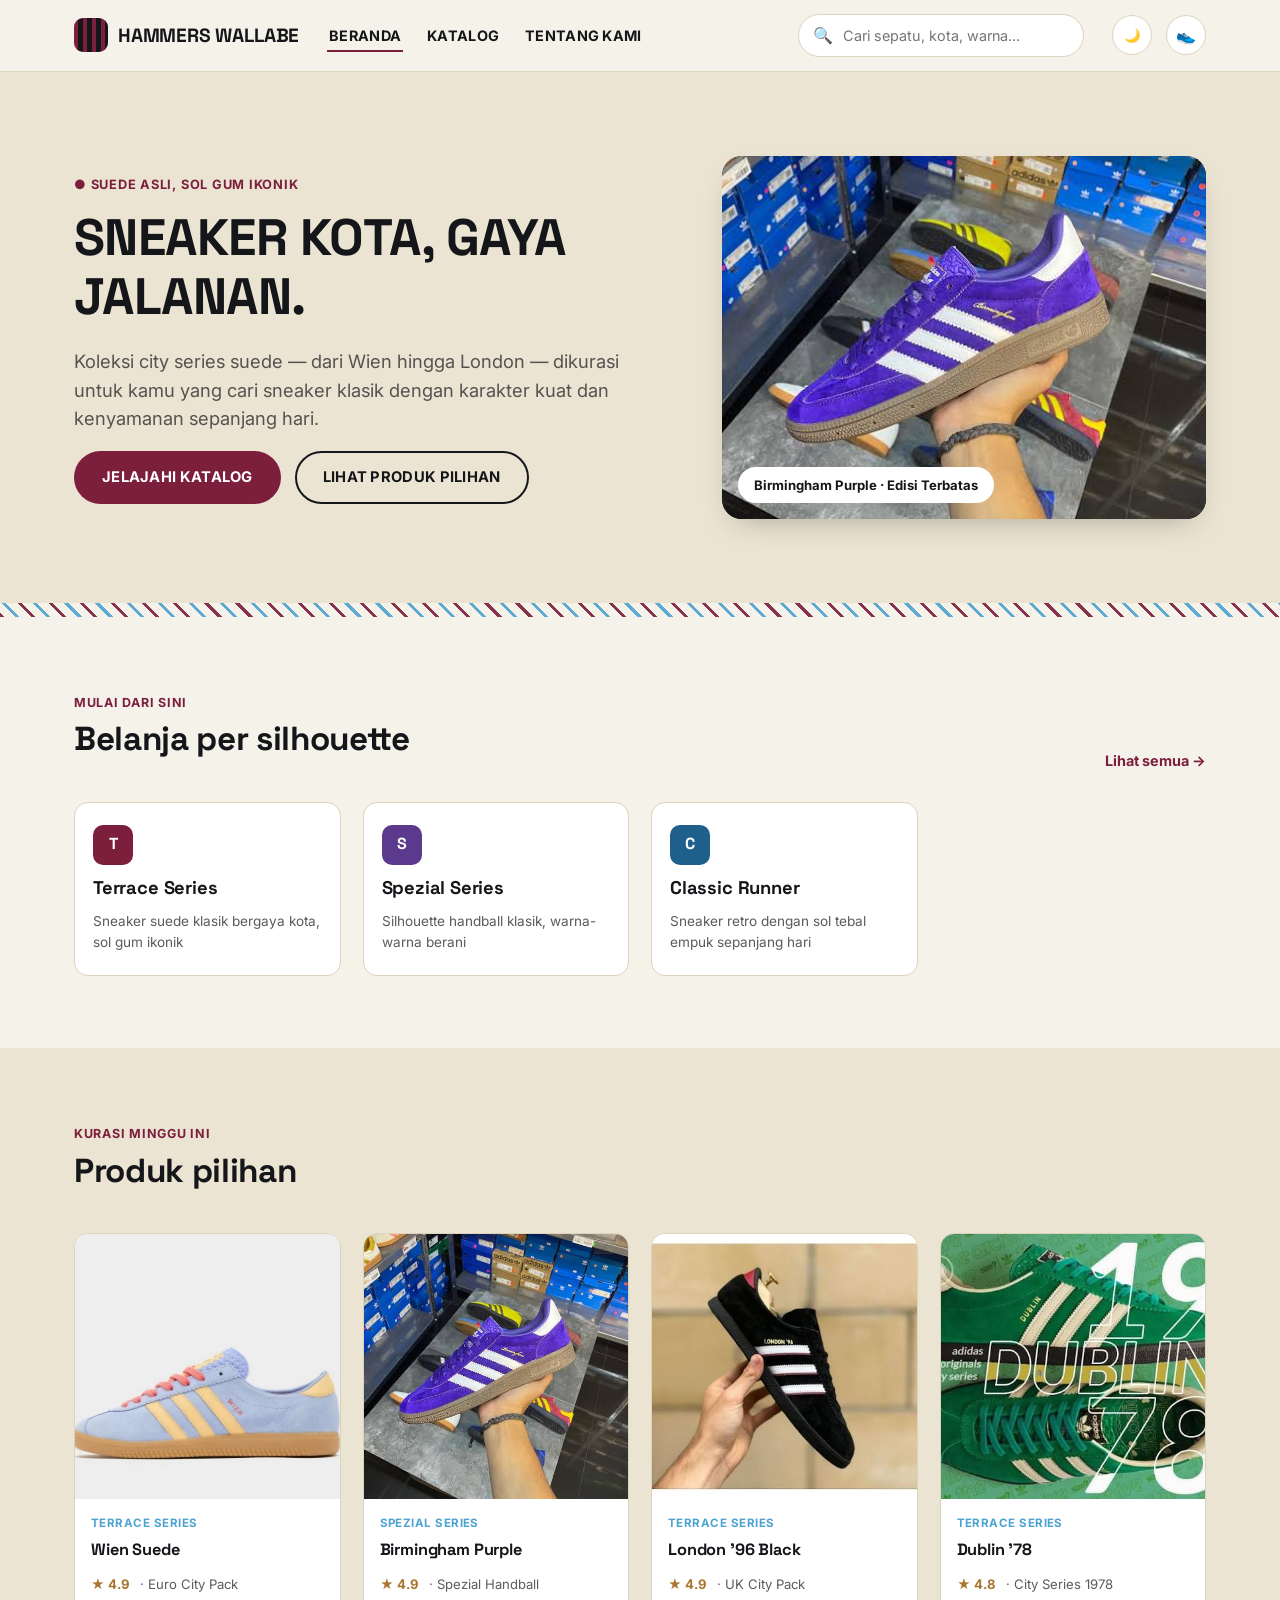
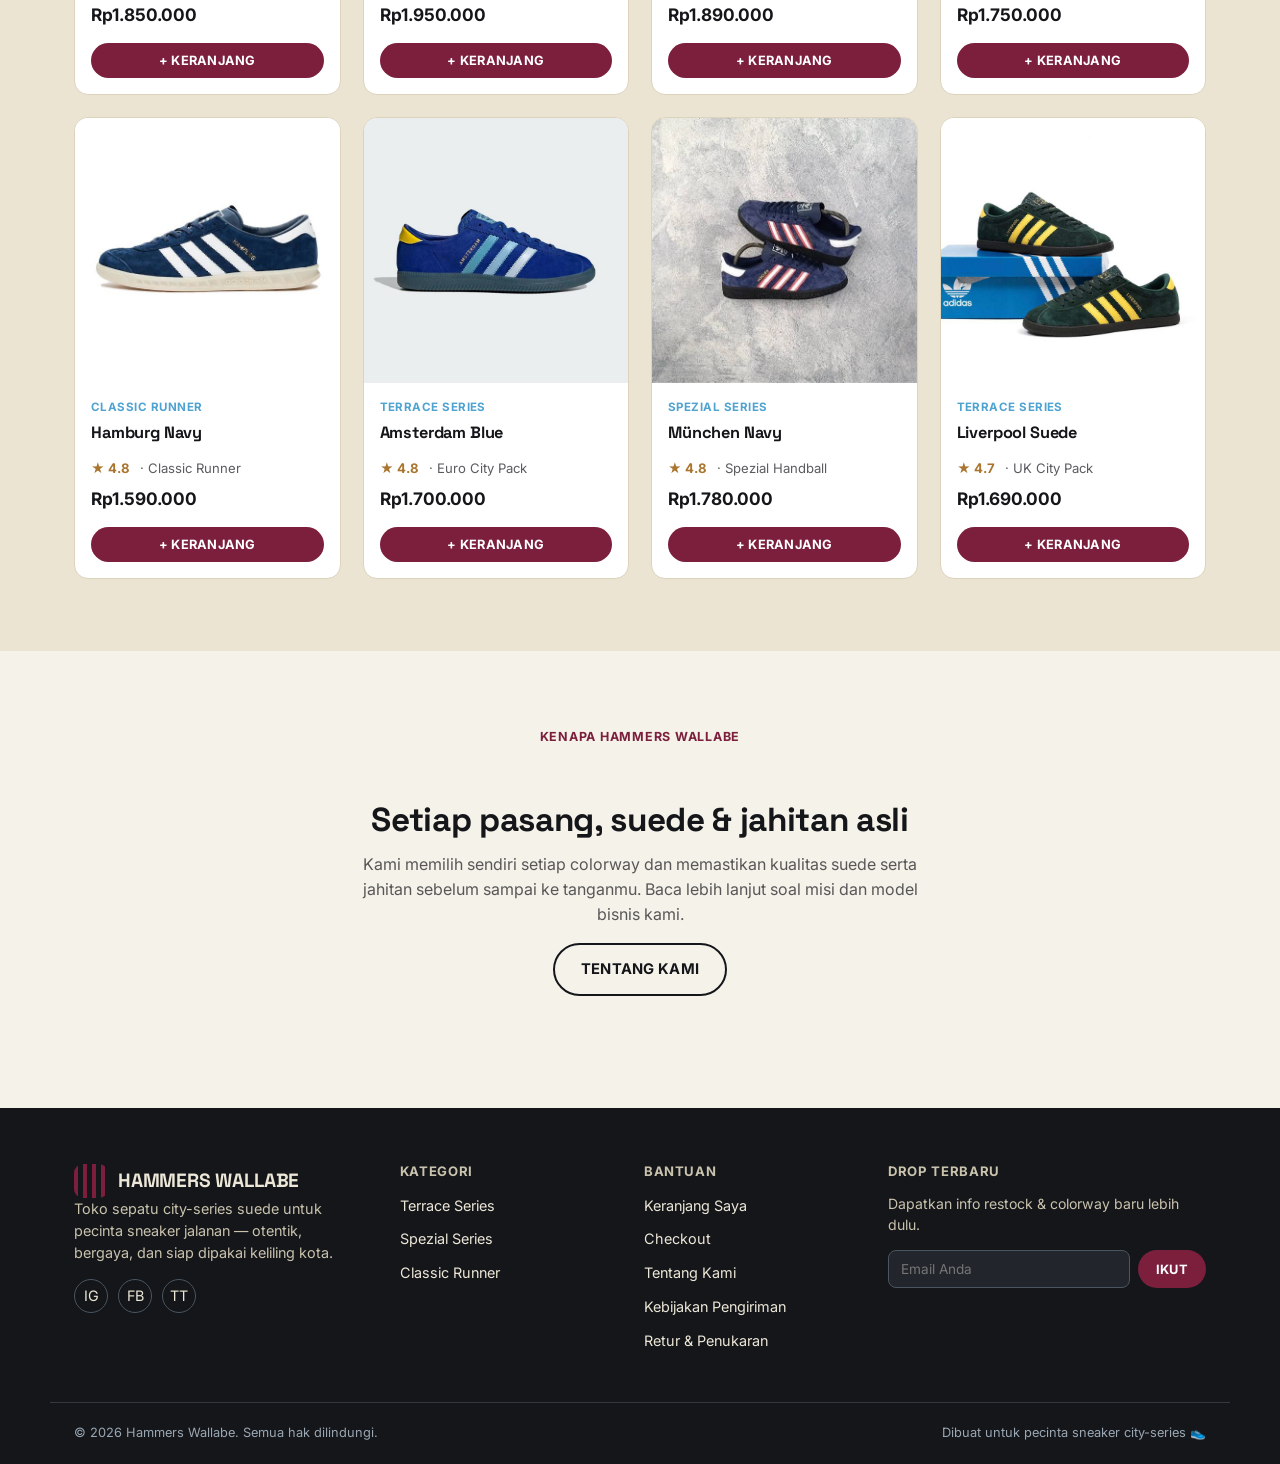
<file: index.html>
<!DOCTYPE html>
<html lang="id">
<head>
<meta charset="UTF-8">
<meta name="viewport" content="width=device-width, initial-scale=1.0">
<title>Hammers Wallabe — Sneaker City Series Suede Asli</title>
<meta name="description" content="Belanja sneaker suede city series — Wien, Dublin, Liverpool, Hamburg, Birmingham, Amsterdam, München, London — di Hammers Wallabe.">
<link rel="stylesheet" href="css/style.css">
<link rel="stylesheet" href="css/darkmode.css">
<link rel="stylesheet" href="css/responsive.css">
</head>
<body>
<header id="site-header"></header>

<section class="hero">
  <div class="hero-inner">
    <div>
      <span class="hero-eyebrow">● Suede asli, sol gum ikonik</span>
      <h1>Sneaker kota, gaya jalanan.</h1>
      <p class="lead">Koleksi city series suede — dari Wien hingga London — dikurasi untuk kamu yang cari sneaker klasik dengan karakter kuat dan kenyamanan sepanjang hari.</p>
      <div class="hero-cta">
        <a href="categories.html" class="btn btn-primary">Jelajahi Katalog</a>
        <a href="#produk-pilihan" class="btn btn-secondary">Lihat Produk Pilihan</a>
      </div>
    </div>
    <div class="hero-visual">
      <img src="images/birmingham.jpg" alt="Birmingham Purple sneaker">
      <span class="hero-tag">Birmingham Purple · Edisi Terbatas</span>
    </div>
  </div>
</section>

<div class="parang-divider"></div>

<section class="section">
  <div class="container">
    <div class="section-head">
      <div>
        <span class="eyebrow">Mulai dari sini</span>
        <h2>Belanja per silhouette</h2>
      </div>
      <a href="categories.html" class="link-btn">Lihat semua &rarr;</a>
    </div>
    <div class="cat-grid" id="home-cat-grid"></div>
  </div>
</section>

<section class="section" id="produk-pilihan" style="background:var(--paper-2)">
  <div class="container">
    <div class="section-head">
      <div>
        <span class="eyebrow">Kurasi minggu ini</span>
        <h2>Produk pilihan</h2>
      </div>
    </div>
    <div class="product-grid" id="featured-grid"></div>
  </div>
</section>

<section class="section">
  <div class="container about-block center" style="max-width:640px;margin:0 auto">
    <span class="eyebrow">Kenapa Hammers Wallabe</span>
    <h2>Setiap pasang, suede & jahitan asli</h2>
    <p class="muted">Kami memilih sendiri setiap colorway dan memastikan kualitas suede serta jahitan sebelum sampai ke tanganmu. Baca lebih lanjut soal misi dan model bisnis kami.</p>
    <a href="about.html" class="btn btn-secondary">Tentang Kami</a>
  </div>
</section>

<footer id="site-footer"></footer>
<div id="toast" role="status" aria-live="polite"></div>

<script src="js/data.js"></script>
<script src="js/analytics.js"></script>
<script src="js/script.js"></script>
<script src="js/products.js"></script>
<script src="js/darkmode.js"></script>
<script>
  renderHeader("index.html");
  renderFooter();

  const catGrid = document.getElementById("home-cat-grid");
  catGrid.innerHTML = CATEGORIES.map(c => `
    <a class="cat-card" href="categories.html?cat=${c.slug}">
      <div class="cat-icon" style="background:${CAT_ACCENT[c.slug]}">${c.name[0]}</div>
      <h3>${c.name}</h3>
      <p>${c.blurb}</p>
    </a>`).join("");

  const featured = [...PRODUCTS].sort((a,b) => b.rating - a.rating).slice(0, 8);
  document.getElementById("featured-grid").innerHTML = featured.map(renderProductCard).join("");
  bindProductCardEvents();
</script>
</body>
</html>
</file>
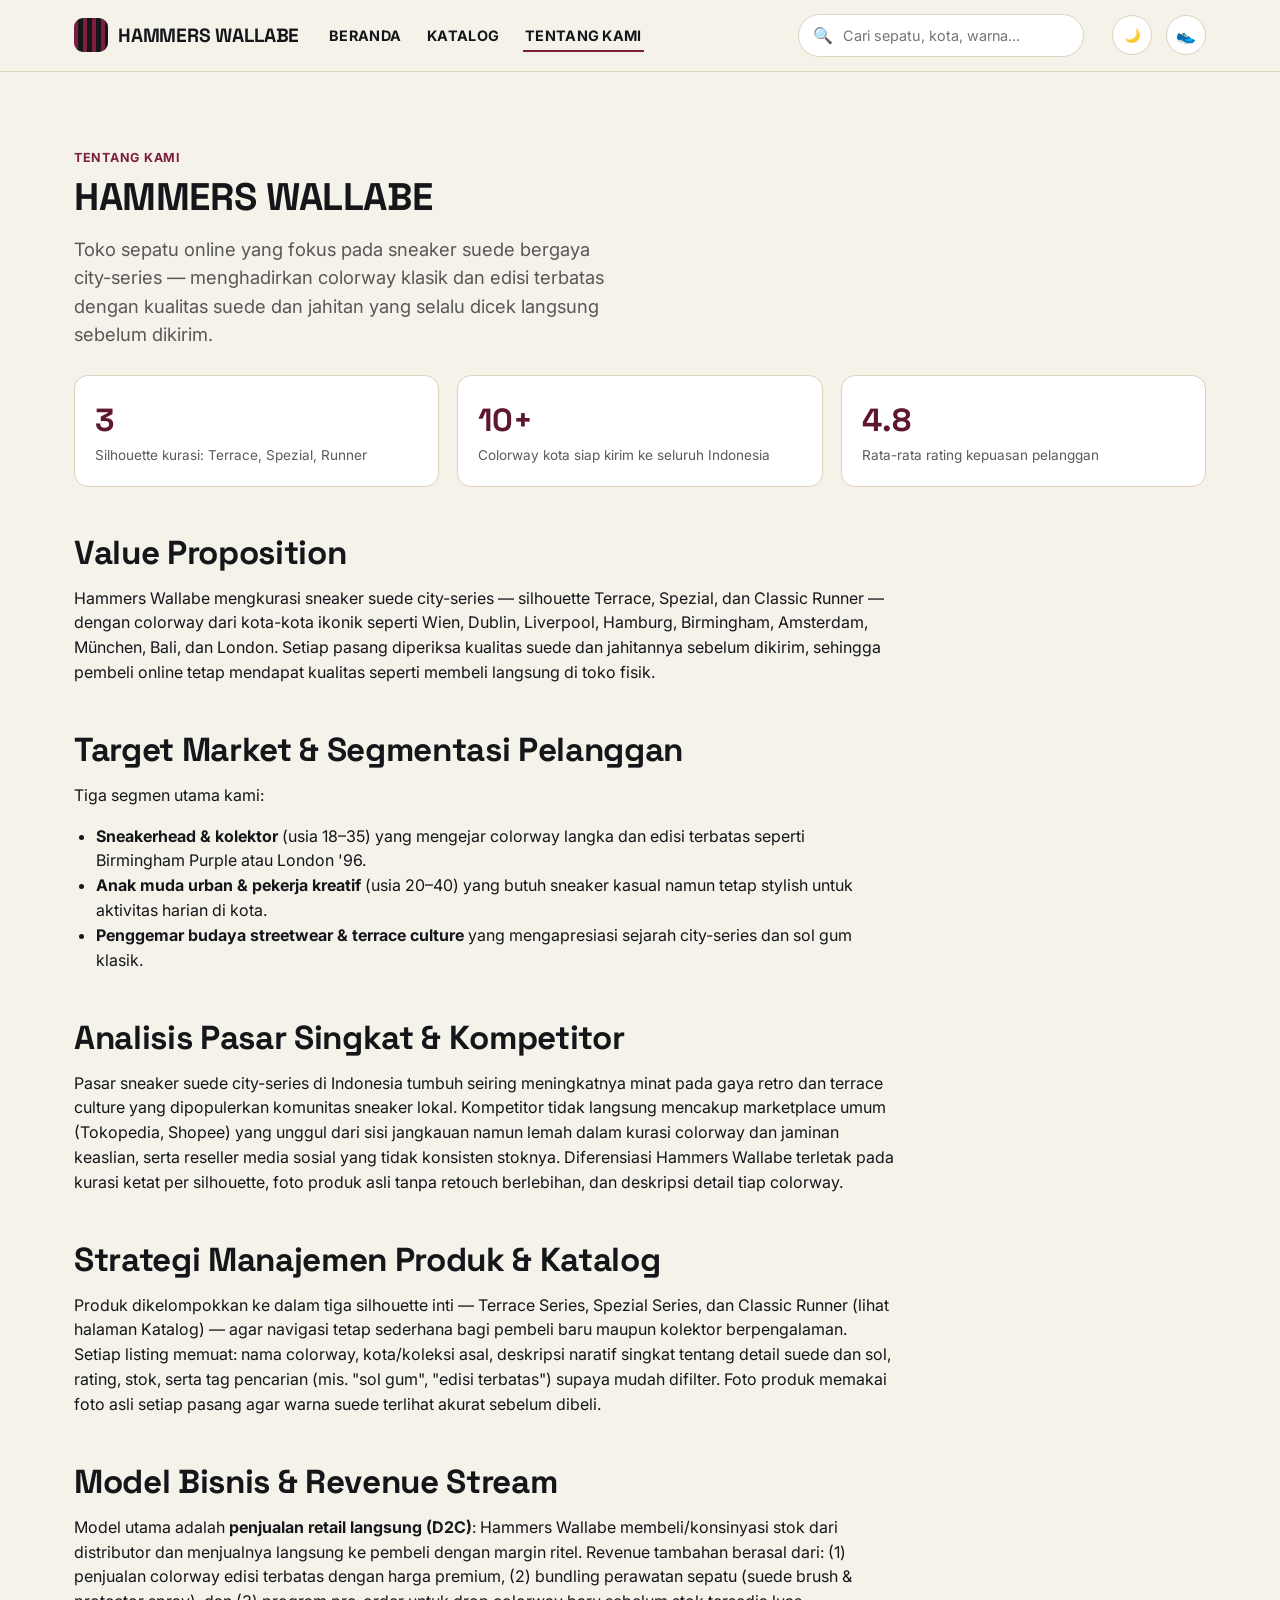
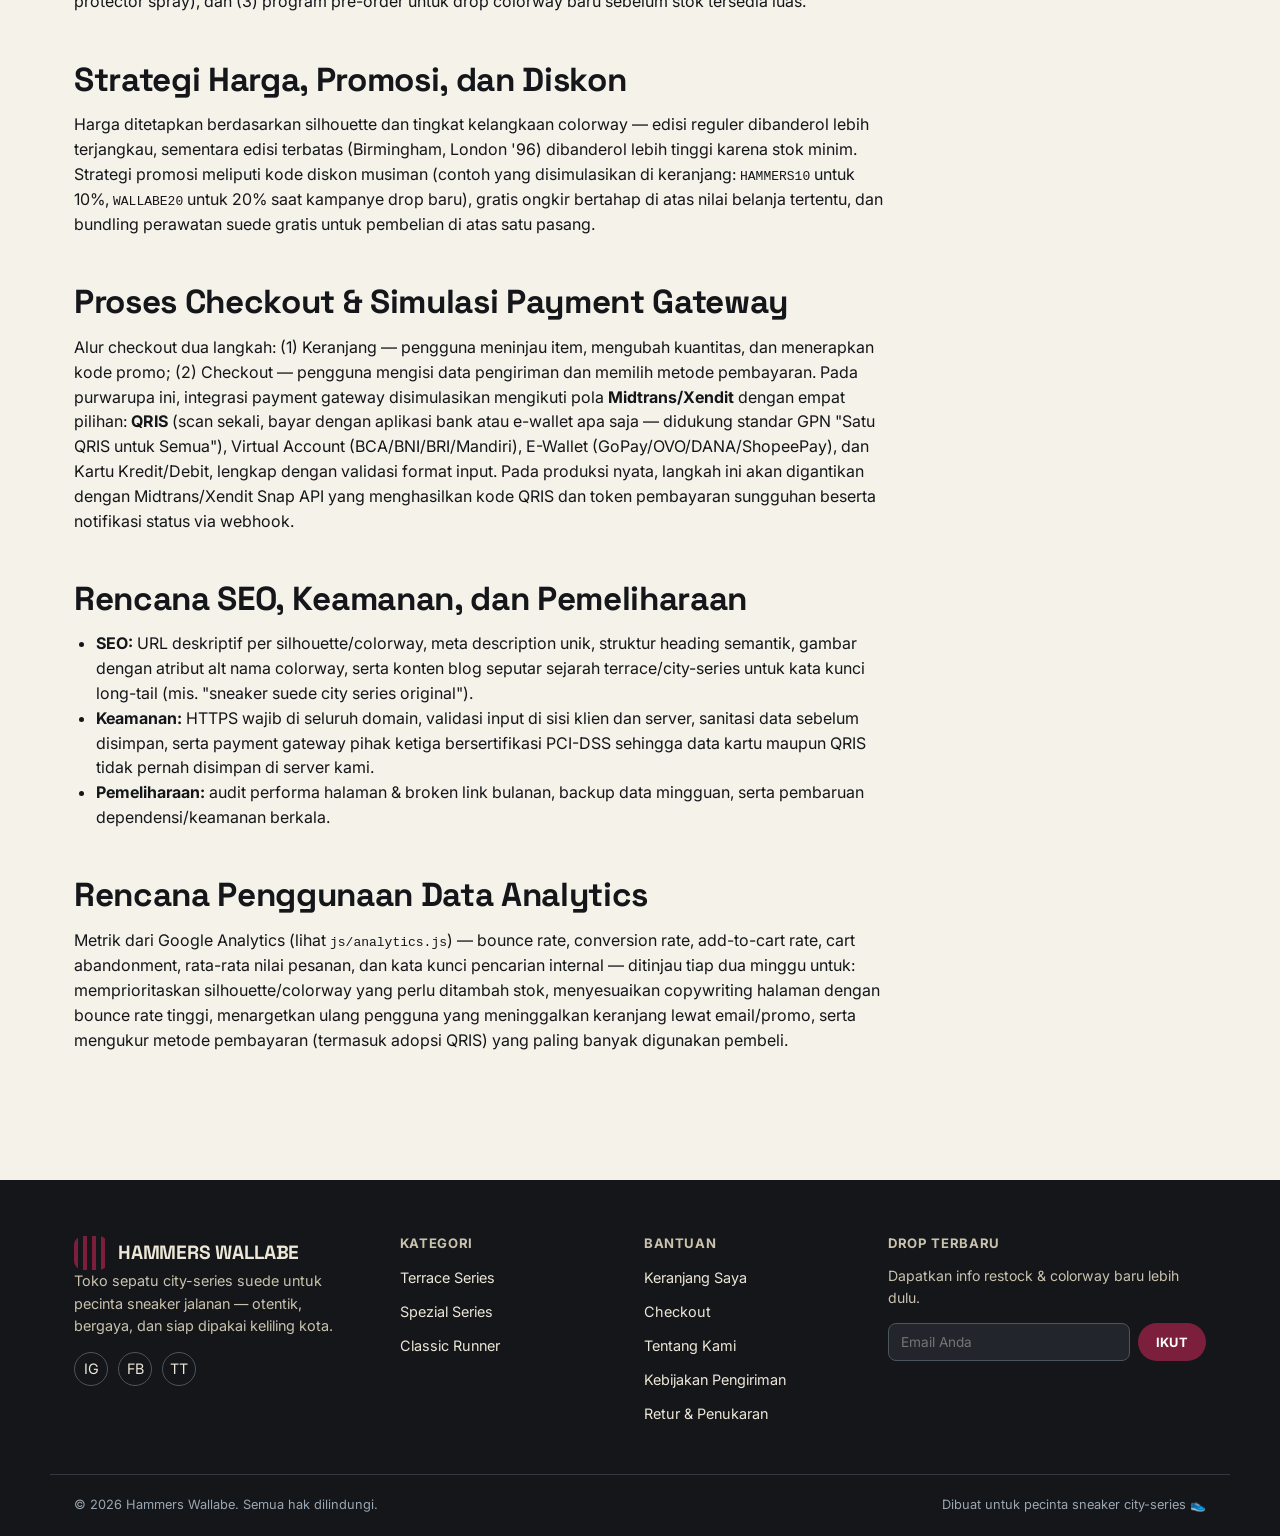
<file: about.html>
<!DOCTYPE html>
<html lang="id">
<head>
<meta charset="UTF-8">
<meta name="viewport" content="width=device-width, initial-scale=1.0">
<title>Tentang Kami — Hammers Wallabe</title>
<link rel="stylesheet" href="css/style.css">
<link rel="stylesheet" href="css/darkmode.css">
<link rel="stylesheet" href="css/responsive.css">
</head>
<body>
<header id="site-header"></header>

<section class="section">
  <div class="container">
    <span class="eyebrow">Tentang Kami</span>
    <h1 style="font-size:clamp(1.9rem,3vw,2.6rem)">Hammers Wallabe</h1>
    <p class="lead">Toko sepatu online yang fokus pada sneaker suede bergaya city-series — menghadirkan colorway klasik dan edisi terbatas dengan kualitas suede dan jahitan yang selalu dicek langsung sebelum dikirim.</p>

    <div class="stat-grid">
      <div class="stat-card"><div class="num">3</div><div class="label">Silhouette kurasi: Terrace, Spezial, Runner</div></div>
      <div class="stat-card"><div class="num">10+</div><div class="label">Colorway kota siap kirim ke seluruh Indonesia</div></div>
      <div class="stat-card"><div class="num">4.8</div><div class="label">Rata-rata rating kepuasan pelanggan</div></div>
    </div>

    <div class="about-block">
      <h2>Value Proposition</h2>
      <p>Hammers Wallabe mengkurasi sneaker suede city-series — silhouette Terrace, Spezial, dan Classic Runner — dengan colorway dari kota-kota ikonik seperti Wien, Dublin, Liverpool, Hamburg, Birmingham, Amsterdam, München, Bali, dan London. Setiap pasang diperiksa kualitas suede dan jahitannya sebelum dikirim, sehingga pembeli online tetap mendapat kualitas seperti membeli langsung di toko fisik.</p>

      <h2>Target Market &amp; Segmentasi Pelanggan</h2>
      <p>Tiga segmen utama kami:</p>
      <ul style="list-style:disc;padding-left:22px;margin-bottom:1em">
        <li><strong>Sneakerhead & kolektor</strong> (usia 18–35) yang mengejar colorway langka dan edisi terbatas seperti Birmingham Purple atau London '96.</li>
        <li><strong>Anak muda urban & pekerja kreatif</strong> (usia 20–40) yang butuh sneaker kasual namun tetap stylish untuk aktivitas harian di kota.</li>
        <li><strong>Penggemar budaya streetwear & terrace culture</strong> yang mengapresiasi sejarah city-series dan sol gum klasik.</li>
      </ul>

      <h2>Analisis Pasar Singkat &amp; Kompetitor</h2>
      <p>Pasar sneaker suede city-series di Indonesia tumbuh seiring meningkatnya minat pada gaya retro dan terrace culture yang dipopulerkan komunitas sneaker lokal. Kompetitor tidak langsung mencakup marketplace umum (Tokopedia, Shopee) yang unggul dari sisi jangkauan namun lemah dalam kurasi colorway dan jaminan keaslian, serta reseller media sosial yang tidak konsisten stoknya. Diferensiasi Hammers Wallabe terletak pada kurasi ketat per silhouette, foto produk asli tanpa retouch berlebihan, dan deskripsi detail tiap colorway.</p>

      <h2>Strategi Manajemen Produk &amp; Katalog</h2>
      <p>Produk dikelompokkan ke dalam tiga silhouette inti — Terrace Series, Spezial Series, dan Classic Runner (lihat halaman Katalog) — agar navigasi tetap sederhana bagi pembeli baru maupun kolektor berpengalaman. Setiap listing memuat: nama colorway, kota/koleksi asal, deskripsi naratif singkat tentang detail suede dan sol, rating, stok, serta tag pencarian (mis. "sol gum", "edisi terbatas") supaya mudah difilter. Foto produk memakai foto asli setiap pasang agar warna suede terlihat akurat sebelum dibeli.</p>

      <h2>Model Bisnis &amp; Revenue Stream</h2>
      <p>Model utama adalah <strong>penjualan retail langsung (D2C)</strong>: Hammers Wallabe membeli/konsinyasi stok dari distributor dan menjualnya langsung ke pembeli dengan margin ritel. Revenue tambahan berasal dari: (1) penjualan colorway edisi terbatas dengan harga premium, (2) bundling perawatan sepatu (suede brush & protector spray), dan (3) program pre-order untuk drop colorway baru sebelum stok tersedia luas.</p>

      <h2>Strategi Harga, Promosi, dan Diskon</h2>
      <p>Harga ditetapkan berdasarkan silhouette dan tingkat kelangkaan colorway — edisi reguler dibanderol lebih terjangkau, sementara edisi terbatas (Birmingham, London '96) dibanderol lebih tinggi karena stok minim. Strategi promosi meliputi kode diskon musiman (contoh yang disimulasikan di keranjang: <code>HAMMERS10</code> untuk 10%, <code>WALLABE20</code> untuk 20% saat kampanye drop baru), gratis ongkir bertahap di atas nilai belanja tertentu, dan bundling perawatan suede gratis untuk pembelian di atas satu pasang.</p>

      <h2>Proses Checkout &amp; Simulasi Payment Gateway</h2>
      <p>Alur checkout dua langkah: (1) Keranjang — pengguna meninjau item, mengubah kuantitas, dan menerapkan kode promo; (2) Checkout — pengguna mengisi data pengiriman dan memilih metode pembayaran. Pada purwarupa ini, integrasi payment gateway disimulasikan mengikuti pola <strong>Midtrans/Xendit</strong> dengan empat pilihan: <strong>QRIS</strong> (scan sekali, bayar dengan aplikasi bank atau e-wallet apa saja — didukung standar GPN "Satu QRIS untuk Semua"), Virtual Account (BCA/BNI/BRI/Mandiri), E-Wallet (GoPay/OVO/DANA/ShopeePay), dan Kartu Kredit/Debit, lengkap dengan validasi format input. Pada produksi nyata, langkah ini akan digantikan dengan Midtrans/Xendit Snap API yang menghasilkan kode QRIS dan token pembayaran sungguhan beserta notifikasi status via webhook.</p>

      <h2>Rencana SEO, Keamanan, dan Pemeliharaan</h2>
      <ul style="list-style:disc;padding-left:22px;margin-bottom:1em">
        <li><strong>SEO:</strong> URL deskriptif per silhouette/colorway, meta description unik, struktur heading semantik, gambar dengan atribut alt nama colorway, serta konten blog seputar sejarah terrace/city-series untuk kata kunci long-tail (mis. "sneaker suede city series original").</li>
        <li><strong>Keamanan:</strong> HTTPS wajib di seluruh domain, validasi input di sisi klien dan server, sanitasi data sebelum disimpan, serta payment gateway pihak ketiga bersertifikasi PCI-DSS sehingga data kartu maupun QRIS tidak pernah disimpan di server kami.</li>
        <li><strong>Pemeliharaan:</strong> audit performa halaman & broken link bulanan, backup data mingguan, serta pembaruan dependensi/keamanan berkala.</li>
      </ul>

      <h2>Rencana Penggunaan Data Analytics</h2>
      <p>Metrik dari Google Analytics (lihat <code>js/analytics.js</code>) — bounce rate, conversion rate, add-to-cart rate, cart abandonment, rata-rata nilai pesanan, dan kata kunci pencarian internal — ditinjau tiap dua minggu untuk: memprioritaskan silhouette/colorway yang perlu ditambah stok, menyesuaikan copywriting halaman dengan bounce rate tinggi, menargetkan ulang pengguna yang meninggalkan keranjang lewat email/promo, serta mengukur metode pembayaran (termasuk adopsi QRIS) yang paling banyak digunakan pembeli.</p>
    </div>
  </div>
</section>

<footer id="site-footer"></footer>
<div id="toast" role="status" aria-live="polite"></div>

<script src="js/data.js"></script>
<script src="js/analytics.js"></script>
<script src="js/script.js"></script>
<script src="js/products.js"></script>
<script src="js/darkmode.js"></script>
<script>
  renderHeader("about.html");
  renderFooter();
</script>
</body>
</html>
</file>
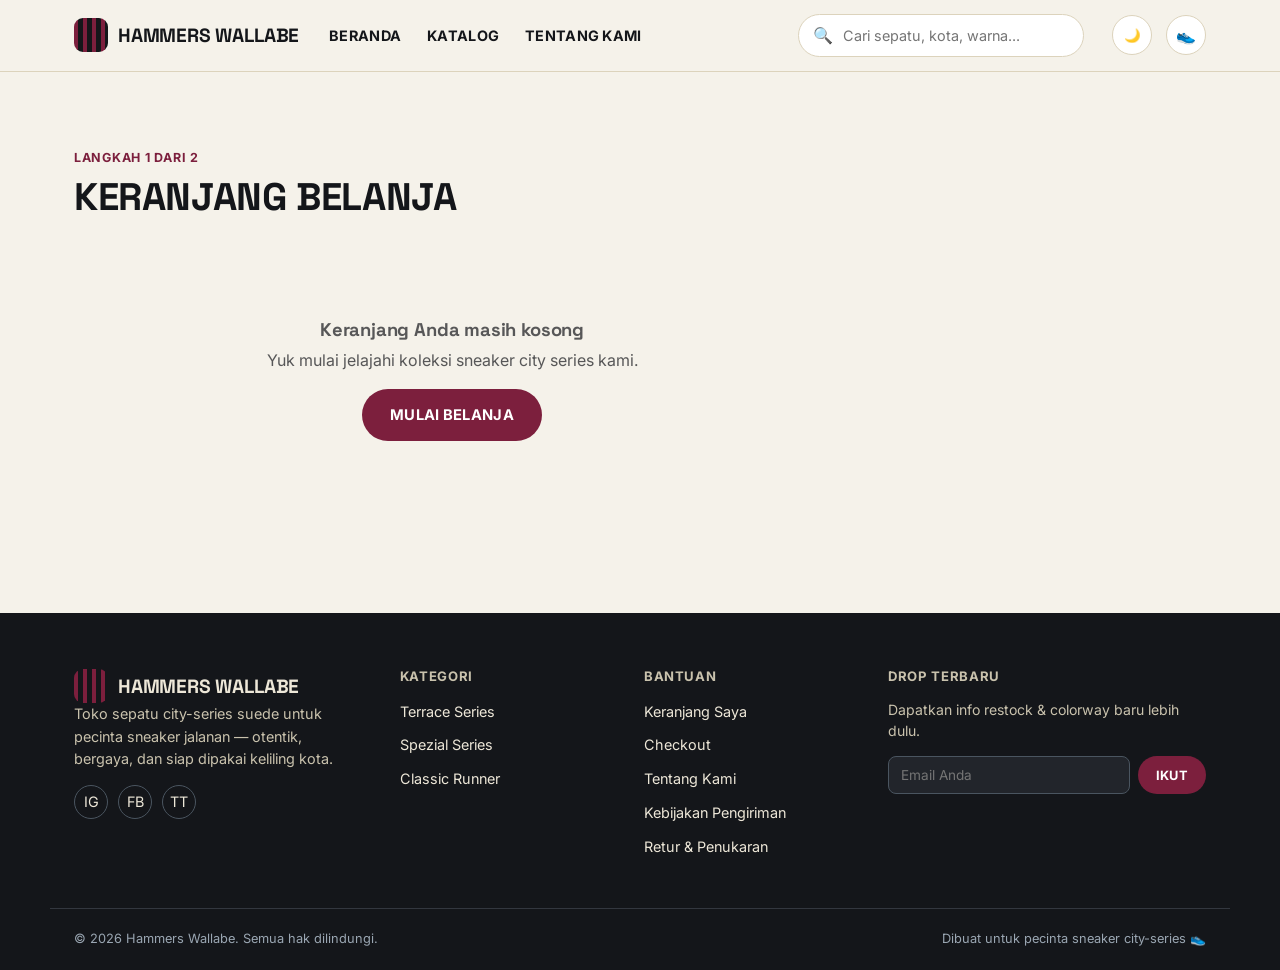
<file: cart.html>
<!DOCTYPE html>
<html lang="id">
<head>
<meta charset="UTF-8">
<meta name="viewport" content="width=device-width, initial-scale=1.0">
<title>Keranjang Belanja — Hammers Wallabe</title>
<link rel="stylesheet" href="css/style.css">
<link rel="stylesheet" href="css/darkmode.css">
<link rel="stylesheet" href="css/responsive.css">
</head>
<body>
<header id="site-header"></header>

<section class="section">
  <div class="container">
    <span class="eyebrow">Langkah 1 dari 2</span>
    <h1 style="font-size:clamp(1.9rem,3vw,2.6rem)">Keranjang Belanja</h1>

    <div class="cart-layout mt-lg">
      <div>
        <div id="cart-items"></div>
        <div id="cart-empty" class="empty-state" style="display:none">
          <h3>Keranjang Anda masih kosong</h3>
          <p>Yuk mulai jelajahi koleksi sneaker city series kami.</p>
          <a href="categories.html" class="btn btn-primary">Mulai Belanja</a>
        </div>
      </div>

      <aside class="summary-box" id="summary-box">
        <h3>Ringkasan Pesanan</h3>
        <div class="summary-row"><span>Subtotal</span><span id="sum-subtotal">Rp0</span></div>
        <div class="summary-row"><span>Ongkos Kirim</span><span id="sum-shipping">Rp0</span></div>
        <div class="summary-row" id="sum-discount-row" style="display:none;color:var(--sky)"><span>Diskon</span><span id="sum-discount">-Rp0</span></div>
        <div class="promo-row">
          <input type="text" id="promo-input" placeholder="Kode promo (coba: HAMMERS10)">
          <button class="btn btn-ghost btn-sm" id="promo-apply">Pakai</button>
        </div>
        <div class="summary-row total"><span>Total</span><span id="sum-total">Rp0</span></div>
        <button class="btn btn-primary btn-block" id="checkout-btn">Lanjut ke Checkout</button>
        <a href="categories.html" class="btn btn-ghost btn-block" style="margin-top:8px">Lanjut Belanja</a>
      </aside>
    </div>
  </div>
</section>

<footer id="site-footer"></footer>
<div id="toast" role="status" aria-live="polite"></div>

<script src="js/data.js"></script>
<script src="js/analytics.js"></script>
<script src="js/script.js"></script>
<script src="js/products.js"></script>
<script src="js/darkmode.js"></script>
<script>
  renderHeader("cart.html");
  renderFooter();

  const SHIPPING_FLAT = 25000;
  const PROMO_CODES = { "HAMMERS10": 0.10, "WALLABE20": 0.20 };
  let appliedDiscountRate = 0;

  function renderCart() {
    const cart = getCart();
    const wrap = document.getElementById("cart-items");
    const empty = document.getElementById("cart-empty");
    const summary = document.getElementById("summary-box");

    if (cart.length === 0) {
      wrap.innerHTML = "";
      empty.style.display = "block";
      summary.style.display = "none";
      updateSummary();
      return;
    }
    empty.style.display = "none";
    summary.style.display = "block";

    wrap.innerHTML = cart.map(item => {
      const p = getProductById(item.id);
      if (!p) return "";
      return `
        <div class="cart-item" data-id="${p.id}">
          <div class="cart-thumb"><img src="${p.image}" alt="${p.name}"></div>
          <div class="cart-name-block">
            <h3 class="product-name" style="font-size:.98rem">${p.name}</h3>
            <span class="muted" style="font-size:.82rem">${formatIDR(p.price)} / pasang</span>
            <div><button class="cart-remove" data-remove="${p.id}">Hapus</button></div>
          </div>
          <div class="qty-control">
            <button type="button" data-minus="${p.id}">−</button>
            <input type="number" value="${item.qty}" min="1" max="${p.stock}" data-qty="${p.id}" readonly>
            <button type="button" data-plus="${p.id}">+</button>
          </div>
          <div class="cart-price-block" style="text-align:right;font-weight:700">${formatIDR(p.price * item.qty)}</div>
        </div>`;
    }).join("");

    wrap.querySelectorAll("[data-plus]").forEach(b => b.addEventListener("click", () => {
      const cart = getCart();
      const item = cart.find(i => i.id === b.dataset.plus);
      updateCartQty(b.dataset.plus, item.qty + 1);
      renderCart();
    }));
    wrap.querySelectorAll("[data-minus]").forEach(b => b.addEventListener("click", () => {
      const cart = getCart();
      const item = cart.find(i => i.id === b.dataset.minus);
      if (item.qty <= 1) return;
      updateCartQty(b.dataset.minus, item.qty - 1);
      renderCart();
    }));
    wrap.querySelectorAll("[data-remove]").forEach(b => b.addEventListener("click", () => {
      removeFromCart(b.dataset.remove);
      renderCart();
    }));

    updateSummary();
  }

  function updateSummary() {
    const subtotal = cartSubtotal();
    const shipping = subtotal > 0 ? SHIPPING_FLAT : 0;
    const discount = subtotal * appliedDiscountRate;
    const total = Math.max(subtotal + shipping - discount, 0);

    document.getElementById("sum-subtotal").textContent = formatIDR(subtotal);
    document.getElementById("sum-shipping").textContent = formatIDR(shipping);
    document.getElementById("sum-total").textContent = formatIDR(total);

    const discountRow = document.getElementById("sum-discount-row");
    if (discount > 0) {
      discountRow.style.display = "flex";
      document.getElementById("sum-discount").textContent = "-" + formatIDR(discount);
    } else {
      discountRow.style.display = "none";
    }

    localStorage.setItem("hw_checkout_total", total);
    localStorage.setItem("hw_checkout_discount_rate", appliedDiscountRate);
  }

  document.getElementById("promo-apply").addEventListener("click", () => {
    const code = document.getElementById("promo-input").value.trim().toUpperCase();
    if (PROMO_CODES[code]) {
      appliedDiscountRate = PROMO_CODES[code];
      trackEvent("ecommerce", "apply_promo", code);
      showToast(`Kode promo ${code} diterapkan (-${PROMO_CODES[code]*100}%)`);
    } else {
      appliedDiscountRate = 0;
      showToast("Kode promo tidak valid");
    }
    updateSummary();
  });

  document.getElementById("checkout-btn").addEventListener("click", () => {
    if (cartSubtotal() === 0) return;
    window.location.href = "checkout.html";
  });

  renderCart();
</script>
</body>
</html>
</file>
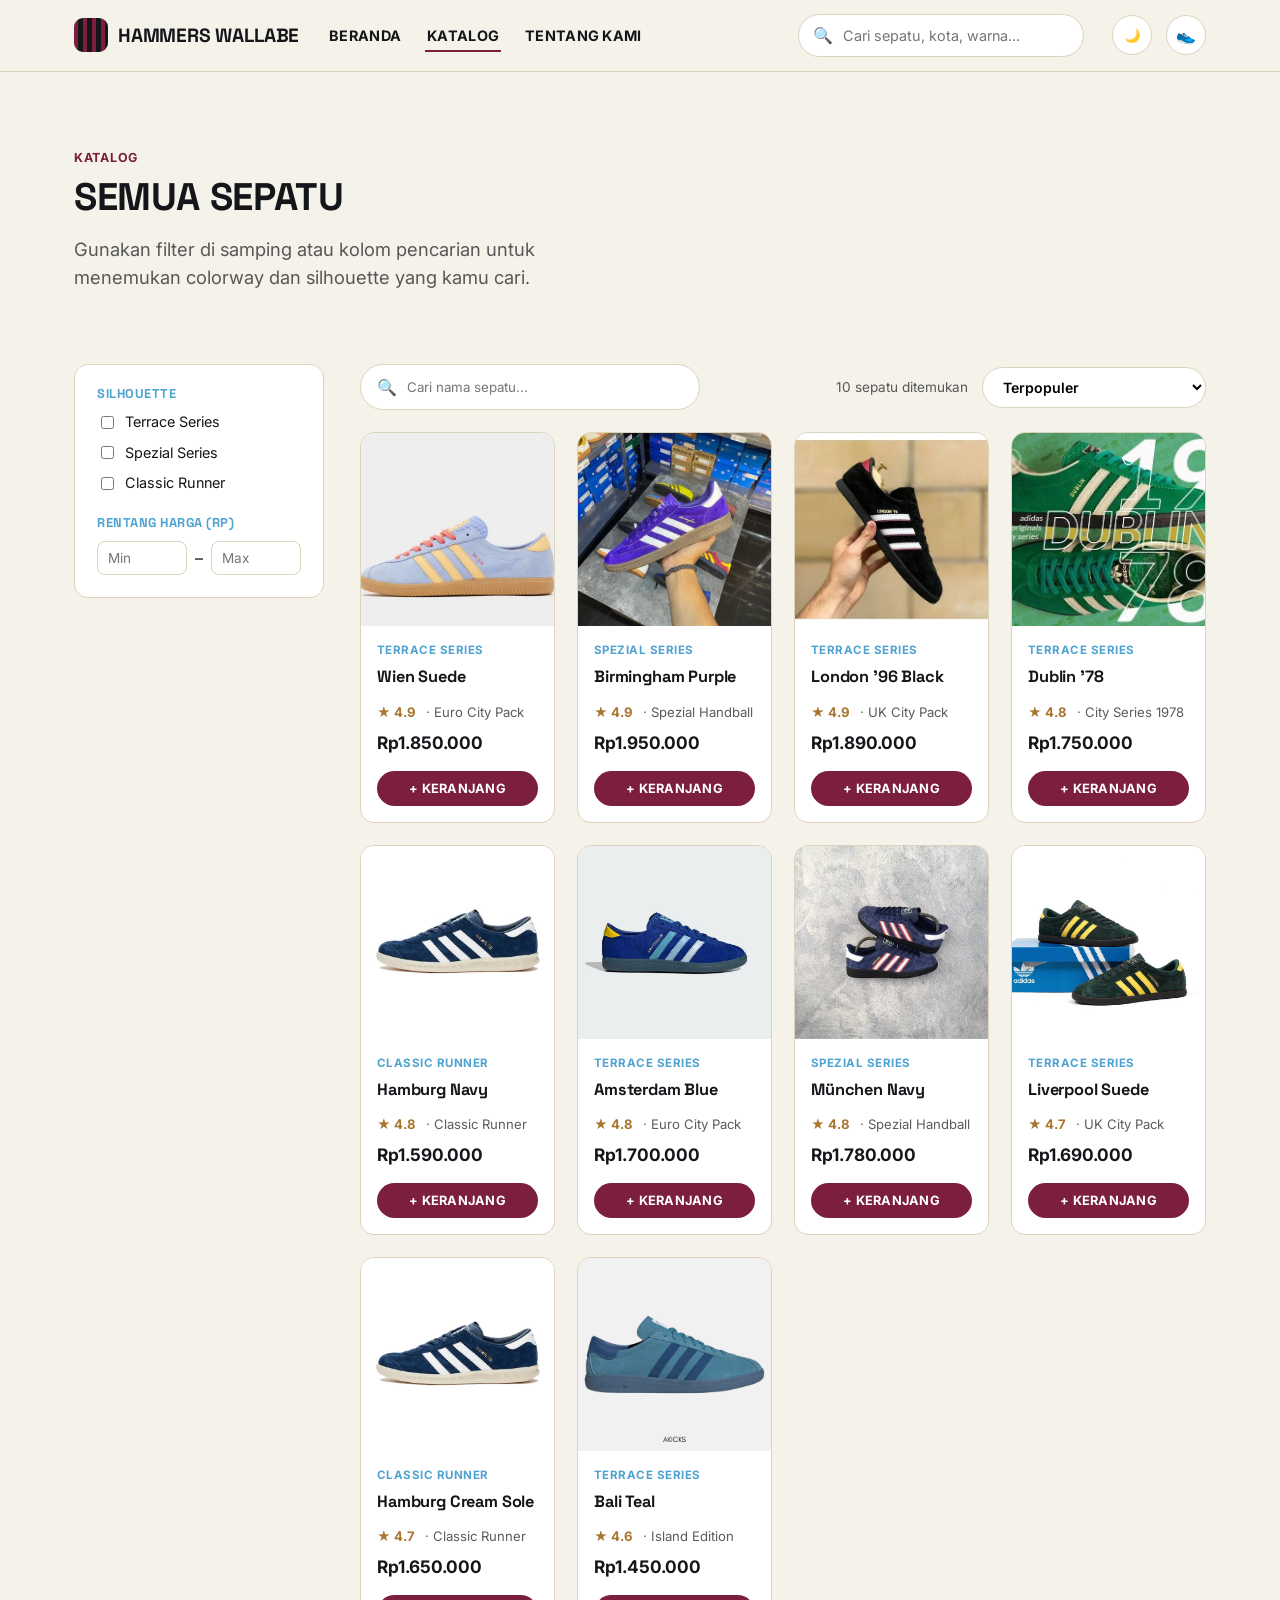
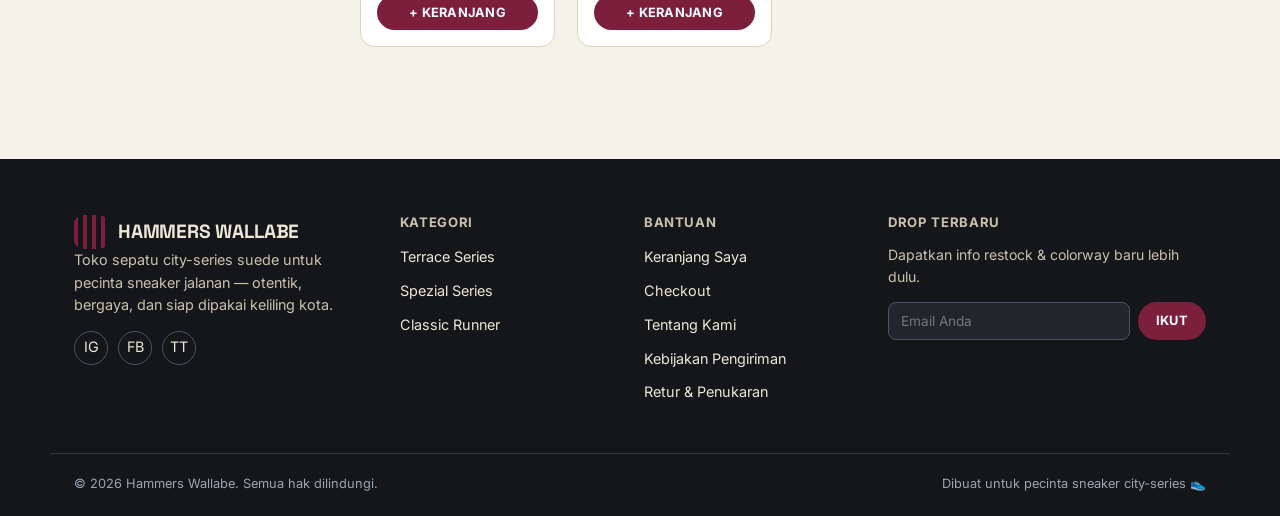
<file: categories.html>
<!DOCTYPE html>
<html lang="id">
<head>
<meta charset="UTF-8">
<meta name="viewport" content="width=device-width, initial-scale=1.0">
<title>Katalog Sepatu — Hammers Wallabe</title>
<meta name="description" content="Jelajahi seluruh koleksi sneaker city series suede: Terrace, Spezial, dan Classic Runner.">
<link rel="stylesheet" href="css/style.css">
<link rel="stylesheet" href="css/darkmode.css">
<link rel="stylesheet" href="css/responsive.css">
</head>
<body>
<header id="site-header"></header>

<section class="section" style="padding-bottom:0">
  <div class="container">
    <span class="eyebrow">Katalog</span>
    <h1 style="font-size:clamp(1.9rem,3vw,2.6rem)">Semua Sepatu</h1>
    <p class="lead" style="margin-bottom:0">Gunakan filter di samping atau kolom pencarian untuk menemukan colorway dan silhouette yang kamu cari.</p>
  </div>
</section>

<section class="section">
  <div class="container catalog-layout">
    <aside class="filter-panel">
      <div class="filter-group">
        <h4>Silhouette</h4>
        <div id="cat-filter-list"></div>
      </div>
      <div class="filter-group">
        <h4>Rentang Harga (Rp)</h4>
        <div class="price-inputs">
          <input type="number" id="price-min" placeholder="Min" min="0" step="50000">
          <span>–</span>
          <input type="number" id="price-max" placeholder="Max" min="0" step="50000">
        </div>
      </div>
    </aside>

    <div>
      <div class="catalog-toolbar">
        <div class="catalog-search">
          <span aria-hidden="true">🔍</span>
          <input type="search" id="catalog-search-input" placeholder="Cari nama sepatu...">
        </div>
        <div style="display:flex;align-items:center;gap:14px">
          <span class="muted" id="result-count" style="font-size:.85rem"></span>
          <select id="sort-select" class="sort-select">
            <option value="popular">Terpopuler</option>
            <option value="price-asc">Harga: Rendah ke Tinggi</option>
            <option value="price-desc">Harga: Tinggi ke Rendah</option>
            <option value="rating">Rating Tertinggi</option>
          </select>
        </div>
      </div>
      <div class="product-grid" id="catalog-grid"></div>
    </div>
  </div>
</section>

<footer id="site-footer"></footer>
<div id="toast" role="status" aria-live="polite"></div>

<script src="js/data.js"></script>
<script src="js/analytics.js"></script>
<script src="js/script.js"></script>
<script src="js/products.js"></script>
<script src="js/darkmode.js"></script>
<script>
  renderHeader("categories.html");
  renderFooter();
</script>
</body>
</html>
</file>
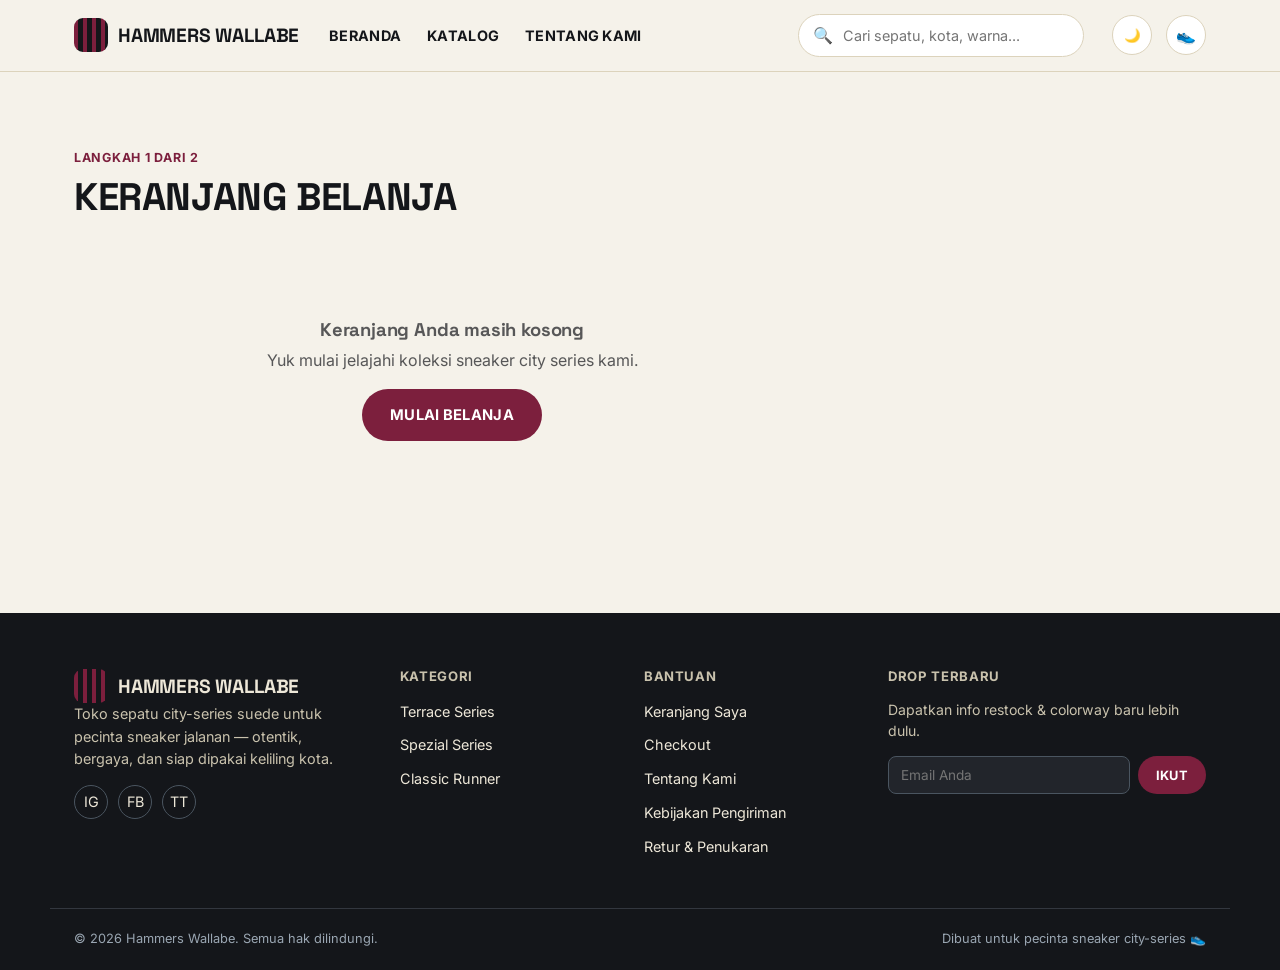
<file: checkout.html>
<!DOCTYPE html>
<html lang="id">
<head>
<meta charset="UTF-8">
<meta name="viewport" content="width=device-width, initial-scale=1.0">
<title>Checkout — Hammers Wallabe</title>
<link rel="stylesheet" href="css/style.css">
<link rel="stylesheet" href="css/darkmode.css">
<link rel="stylesheet" href="css/responsive.css">
</head>
<body>
<header id="site-header"></header>

<section class="section">
  <div class="container" id="checkout-container">
    <span class="eyebrow">Langkah 2 dari 2</span>
    <h1 style="font-size:clamp(1.9rem,3vw,2.6rem)">Checkout</h1>

    <div class="checkout-layout mt-lg" id="checkout-form-area">
      <div>
        <form id="checkout-form" novalidate>
          <div class="form-card">
            <h3>Informasi Pengiriman</h3>
            <div class="form-row">
              <div class="field" id="f-name">
                <label for="name">Nama Lengkap</label>
                <input type="text" id="name" required>
                <span class="field-error">Nama wajib diisi.</span>
              </div>
              <div class="field" id="f-phone">
                <label for="phone">No. HP</label>
                <input type="tel" id="phone" required pattern="^[0-9+ ]{9,15}$">
                <span class="field-error">Masukkan nomor HP yang valid (9–15 digit).</span>
              </div>
            </div>
            <div class="form-row">
              <div class="field full" id="f-email">
                <label for="email">Email</label>
                <input type="email" id="email" required>
                <span class="field-error">Masukkan alamat email yang valid.</span>
              </div>
            </div>
            <div class="form-row">
              <div class="field full" id="f-address">
                <label for="address">Alamat Lengkap</label>
                <textarea id="address" rows="3" required></textarea>
                <span class="field-error">Alamat wajib diisi.</span>
              </div>
            </div>
            <div class="form-row">
              <div class="field" id="f-city">
                <label for="city">Kota</label>
                <input type="text" id="city" required>
                <span class="field-error">Kota wajib diisi.</span>
              </div>
              <div class="field" id="f-zip">
                <label for="zip">Kode Pos</label>
                <input type="text" id="zip" required pattern="^[0-9]{5}$">
                <span class="field-error">Kode pos harus 5 digit angka.</span>
              </div>
            </div>
          </div>

          <div class="form-card">
            <h3>Metode Pembayaran</h3>
            <p class="muted" style="font-size:.85rem;margin-top:-8px">Simulasi payment gateway (mis. Midtrans/Xendit). Tidak ada transaksi nyata yang diproses.</p>

            <label class="pay-option">
              <input type="radio" name="payment" value="qris" checked>
              <div>
                <strong>QRIS</strong>
                <div class="muted" style="font-size:.82rem">Scan sekali, bayar pakai aplikasi bank/e-wallet apa saja</div>
              </div>
            </label>
            <div class="pay-detail show" id="detail-qris">
              <div class="qris-box">
                <img src="images/qris.jpg" alt="Kode QRIS Hammers Wallabe">
                <div class="qris-info">
                  <p class="muted" style="font-size:.85rem;margin-bottom:6px">Buka aplikasi m-banking, GoPay, OVO, DANA, atau ShopeePay lalu pindai kode QRIS di samping untuk membayar sesuai total pesanan.</p>
                  <span class="tag">Didukung GPN · Satu QRIS untuk Semua</span>
                </div>
              </div>
            </div>

            <label class="pay-option">
              <input type="radio" name="payment" value="va">
              <div>
                <strong>Transfer Virtual Account</strong>
                <div class="muted" style="font-size:.82rem">BCA, BNI, BRI, Mandiri — otomatis terverifikasi</div>
              </div>
            </label>
            <div class="pay-detail" id="detail-va">
              <div class="field">
                <label for="va-bank">Pilih Bank</label>
                <select id="va-bank">
                  <option>BCA</option><option>BNI</option><option>BRI</option><option>Mandiri</option>
                </select>
              </div>
            </div>

            <label class="pay-option">
              <input type="radio" name="payment" value="ewallet">
              <div>
                <strong>E-Wallet</strong>
                <div class="muted" style="font-size:.82rem">GoPay, OVO, DANA, ShopeePay</div>
              </div>
            </label>
            <div class="pay-detail" id="detail-ewallet">
              <div class="field">
                <label for="ewallet-provider">Pilih E-Wallet</label>
                <select id="ewallet-provider">
                  <option>GoPay</option><option>OVO</option><option>DANA</option><option>ShopeePay</option>
                </select>
              </div>
            </div>

            <label class="pay-option">
              <input type="radio" name="payment" value="card">
              <div>
                <strong>Kartu Kredit/Debit</strong>
                <div class="muted" style="font-size:.82rem">Visa, Mastercard, JCB</div>
              </div>
            </label>
            <div class="pay-detail" id="detail-card">
              <div class="form-row">
                <div class="field full" id="f-card-number">
                  <label for="card-number">Nomor Kartu</label>
                  <input type="text" id="card-number" placeholder="4111 1111 1111 1111" maxlength="19">
                  <span class="field-error">Masukkan nomor kartu 16 digit.</span>
                </div>
              </div>
              <div class="form-row">
                <div class="field" id="f-card-exp">
                  <label for="card-exp">Kedaluwarsa (BB/TT)</label>
                  <input type="text" id="card-exp" placeholder="08/28" maxlength="5">
                  <span class="field-error">Format harus BB/TT.</span>
                </div>
                <div class="field" id="f-card-cvv">
                  <label for="card-cvv">CVV</label>
                  <input type="text" id="card-cvv" placeholder="123" maxlength="3">
                  <span class="field-error">CVV harus 3 digit.</span>
                </div>
              </div>
            </div>
          </div>

          <button type="submit" class="btn btn-primary btn-block" id="place-order-btn">Buat Pesanan</button>
        </form>
      </div>

      <aside class="summary-box">
        <h3>Ringkasan Pesanan</h3>
        <div id="checkout-item-list" style="margin-bottom:14px"></div>
        <div class="summary-row"><span>Subtotal</span><span id="co-subtotal">Rp0</span></div>
        <div class="summary-row"><span>Ongkos Kirim</span><span id="co-shipping">Rp0</span></div>
        <div class="summary-row" id="co-discount-row" style="display:none;color:var(--sky)"><span>Diskon</span><span id="co-discount">-Rp0</span></div>
        <div class="summary-row total"><span>Total</span><span id="co-total">Rp0</span></div>
      </aside>
    </div>

    <div id="order-success" class="order-success" style="display:none">
      <div class="check">✓</div>
      <h2>Pesanan Berhasil Dibuat!</h2>
      <p class="muted">Nomor pesanan Anda: <strong id="order-id"></strong><br>Kami sudah mengirim konfirmasi ke email Anda (simulasi).</p>
      <a href="index.html" class="btn btn-primary">Kembali ke Beranda</a>
    </div>
  </div>
</section>

<footer id="site-footer"></footer>
<div id="toast" role="status" aria-live="polite"></div>

<script src="js/data.js"></script>
<script src="js/analytics.js"></script>
<script src="js/script.js"></script>
<script src="js/products.js"></script>
<script src="js/darkmode.js"></script>
<script>
  renderHeader("checkout.html");
  renderFooter();

  const SHIPPING_FLAT = 25000;

  function renderOrderSummary() {
    const cart = getCart();
    if (cart.length === 0) {
      window.location.href = "cart.html";
      return;
    }
    const list = document.getElementById("checkout-item-list");
    list.innerHTML = cart.map(item => {
      const p = getProductById(item.id);
      return `<div class="summary-row"><span>${p.name} × ${item.qty}</span><span>${formatIDR(p.price * item.qty)}</span></div>`;
    }).join("");

    const subtotal = cartSubtotal();
    const shipping = SHIPPING_FLAT;
    const discountRate = Number(localStorage.getItem("hw_checkout_discount_rate") || 0);
    const discount = subtotal * discountRate;
    const total = Math.max(subtotal + shipping - discount, 0);

    document.getElementById("co-subtotal").textContent = formatIDR(subtotal);
    document.getElementById("co-shipping").textContent = formatIDR(shipping);
    document.getElementById("co-total").textContent = formatIDR(total);
    const discountRow = document.getElementById("co-discount-row");
    if (discount > 0) {
      discountRow.style.display = "flex";
      document.getElementById("co-discount").textContent = "-" + formatIDR(discount);
    }
  }
  renderOrderSummary();

  /* Toggle payment detail panels */
  document.querySelectorAll('input[name="payment"]').forEach(radio => {
    radio.addEventListener("change", () => {
      document.querySelectorAll(".pay-detail").forEach(d => d.classList.remove("show"));
      document.getElementById(`detail-${radio.value}`)?.classList.add("show");
    });
  });

  /* Card number formatting */
  const cardNumberInput = document.getElementById("card-number");
  cardNumberInput.addEventListener("input", () => {
    cardNumberInput.value = cardNumberInput.value.replace(/\D/g, "").slice(0, 16).replace(/(.{4})/g, "$1 ").trim();
  });
  const cardExpInput = document.getElementById("card-exp");
  cardExpInput.addEventListener("input", () => {
    let v = cardExpInput.value.replace(/\D/g, "").slice(0, 4);
    if (v.length > 2) v = v.slice(0, 2) + "/" + v.slice(2);
    cardExpInput.value = v;
  });

  /* ---------------- Validation ---------------- */
  function setValid(fieldId, isValid) {
    document.getElementById(fieldId).classList.toggle("invalid", !isValid);
    return isValid;
  }

  function validateForm() {
    let ok = true;
    const name = document.getElementById("name").value.trim();
    ok = setValid("f-name", name.length >= 2) && ok;

    const phone = document.getElementById("phone").value.trim();
    ok = setValid("f-phone", /^[0-9+ ]{9,15}$/.test(phone)) && ok;

    const email = document.getElementById("email").value.trim();
    ok = setValid("f-email", /^[^\s@]+@[^\s@]+\.[^\s@]+$/.test(email)) && ok;

    const address = document.getElementById("address").value.trim();
    ok = setValid("f-address", address.length >= 8) && ok;

    const city = document.getElementById("city").value.trim();
    ok = setValid("f-city", city.length >= 2) && ok;

    const zip = document.getElementById("zip").value.trim();
    ok = setValid("f-zip", /^[0-9]{5}$/.test(zip)) && ok;

    const method = document.querySelector('input[name="payment"]:checked').value;
    if (method === "card") {
      const num = cardNumberInput.value.replace(/\s/g, "");
      ok = setValid("f-card-number", /^[0-9]{16}$/.test(num)) && ok;
      ok = setValid("f-card-exp", /^(0[1-9]|1[0-2])\/[0-9]{2}$/.test(cardExpInput.value)) && ok;
      const cvv = document.getElementById("card-cvv").value.trim();
      ok = setValid("f-card-cvv", /^[0-9]{3}$/.test(cvv)) && ok;
    }
    return ok;
  }

  document.getElementById("checkout-form").addEventListener("submit", (e) => {
    e.preventDefault();
    if (!validateForm()) {
      showToast("Periksa kembali data yang belum lengkap");
      return;
    }
    const btn = document.getElementById("place-order-btn");
    const method = document.querySelector('input[name="payment"]:checked').value;
    btn.disabled = true;
    btn.textContent = method === "qris" ? "Menunggu pembayaran QRIS..." : "Memproses pembayaran...";

    const total = Number(localStorage.getItem("hw_checkout_total") || cartSubtotal());
    trackEvent("ecommerce", "purchase", "checkout", total);

    // Simulasi delay proses payment gateway
    setTimeout(() => {
      const orderId = "HW-" + Date.now().toString().slice(-8);
      document.getElementById("order-id").textContent = orderId;
      document.getElementById("checkout-form-area").style.display = "none";
      document.getElementById("order-success").style.display = "block";
      localStorage.removeItem("hw_cart");
      localStorage.removeItem("hw_checkout_total");
      localStorage.removeItem("hw_checkout_discount_rate");
      updateCartBadge();
    }, 1200);
  });
</script>
</body>
</html>
</file>
<file: css/style.css>
/* ============================================================
   Hammers Wallabe — Core Stylesheet
   Token system:
     Warna   : --ink #14161A, --claret #7C1F3D, --sky #4FA3D1,
               --gum #A9752F, --paper #F5F2EA, --paper-2 #EBE5D6
     Tipografi : Space Grotesk (display) + Inter (teks/UI)
     Motif   : garis diagonal ala "3-stripe" sebagai signature elemen
   ============================================================ */

@import url("https://fonts.googleapis.com/css2?family=Space+Grotesk:wght@500;600;700&family=Inter:wght@400;500;600;700;800&display=swap");

:root {
  --ink: #14161A;
  --ink-70: #14161Ab3;
  --claret: #7C1F3D;
  --claret-dark: #5E1730;
  --sky: #4FA3D1;
  --gum: #A9752F;
  --paper: #F5F2EA;
  --paper-2: #EBE4D2;
  --line: #DCD3BC;
  --white: #FFFFFF;
  --danger: #B3452E;
  --radius: 14px;
  --radius-sm: 8px;
  --shadow: 0 12px 30px -14px rgba(20, 22, 26, 0.35);
  --font-display: "Space Grotesk", sans-serif;
  --font-body: "Inter", sans-serif;
}

* { box-sizing: border-box; }
html { scroll-behavior: smooth; }

body {
  margin: 0;
  font-family: var(--font-body);
  color: var(--ink);
  background: var(--paper);
  line-height: 1.55;
  -webkit-font-smoothing: antialiased;
}

img { max-width: 100%; display: block; }
a { color: inherit; text-decoration: none; }
ul { list-style: none; margin: 0; padding: 0; }
button { font-family: inherit; cursor: pointer; }
input, select, textarea { font-family: inherit; }

h1, h2, h3, h4 {
  font-family: var(--font-display);
  font-weight: 700;
  line-height: 1.15;
  margin: 0 0 .4em;
  letter-spacing: -0.01em;
}
h1 { font-size: clamp(2.4rem, 4vw, 3.6rem); text-transform: uppercase; }
h2 { font-size: clamp(1.6rem, 2.6vw, 2.2rem); }
h3 { font-size: 1.15rem; }
p { margin: 0 0 1em; }

.container { max-width: 1180px; margin: 0 auto; padding: 0 24px; }
.section { padding: 72px 0; }

:focus-visible {
  outline: 3px solid var(--claret);
  outline-offset: 2px;
}

/* ---------- Signature motif: 3-stripe divider ---------- */
.parang-divider {
  height: 14px;
  background-image: repeating-linear-gradient(45deg, var(--claret) 0 3px, transparent 3px 22px),
                     repeating-linear-gradient(45deg, var(--sky) 11px 14px, transparent 14px 33px);
  opacity: .9;
}

/* ---------- Buttons ---------- */
.btn {
  display: inline-flex;
  align-items: center;
  gap: 8px;
  padding: 13px 26px;
  border-radius: 999px;
  font-weight: 700;
  font-size: .92rem;
  text-transform: uppercase;
  letter-spacing: .02em;
  border: 2px solid transparent;
  transition: transform .15s ease, box-shadow .15s ease, background .15s ease;
}
.btn:hover { transform: translateY(-1px); }
.btn-primary { background: var(--claret); color: var(--white); }
.btn-primary:hover { background: var(--claret-dark); box-shadow: var(--shadow); }
.btn-secondary { background: transparent; border-color: var(--ink); color: var(--ink); }
.btn-secondary:hover { background: var(--ink); color: var(--paper); }
.btn-ghost { background: transparent; color: var(--ink); border-color: var(--line); }
.btn-ghost:hover { border-color: var(--ink); }
.btn-block { width: 100%; justify-content: center; }
.btn-sm { padding: 8px 16px; font-size: .8rem; }
.btn[disabled] { opacity: .5; cursor: not-allowed; transform: none; }

/* ---------- Header ---------- */
.nav {
  position: sticky; top: 0; z-index: 40;
  background: var(--paper); border-bottom: 1px solid var(--line);
}
.nav-inner {
  max-width: 1180px; margin: 0 auto; padding: 14px 24px;
  display: flex; align-items: center; gap: 28px;
}
.brand { display: flex; align-items: center; gap: 10px; font-family: var(--font-display); font-weight: 700; font-size: 1.2rem; color: var(--ink); text-transform: uppercase; letter-spacing: -0.01em; }
.brand-mark {
  width: 34px; height: 34px; border-radius: 9px;
  background: var(--ink);
  background-image: repeating-linear-gradient(90deg, var(--claret) 0 4px, transparent 4px 9px);
  flex-shrink: 0;
}
.nav-links { display: flex; gap: 22px; margin-right: auto; }
.nav-links a { font-weight: 700; font-size: .9rem; padding: 6px 2px; border-bottom: 2px solid transparent; text-transform: uppercase; letter-spacing: .02em; }
.nav-links a:hover, .nav-links a.active { border-color: var(--claret); }
.nav-actions { display: flex; align-items: center; gap: 14px; }
.icon-btn {
  position: relative; width: 40px; height: 40px; border-radius: 999px;
  border: 1px solid var(--line); background: var(--white);
  display: flex; align-items: center; justify-content: center;
}
.icon-btn:hover { border-color: var(--ink); }
.cart-badge {
  position: absolute; top: -6px; right: -6px; min-width: 18px; height: 18px;
  border-radius: 999px; background: var(--claret); color: #fff; font-size: .68rem;
  font-weight: 700; display: flex; align-items: center; justify-content: center; padding: 0 4px;
}
.nav-search {
  display: flex; align-items: center; gap: 8px;
  border: 1px solid var(--line); border-radius: 999px; padding: 8px 14px;
  background: var(--white); min-width: 200px;
}
.nav-search input { border: none; outline: none; background: transparent; width: 100%; font-size: .9rem; }
.nav-toggle { display: none; }

/* ---------- Hero ---------- */
.hero { background: var(--paper-2); overflow: hidden; }
.hero-inner {
  max-width: 1180px; margin: 0 auto; padding: 84px 24px;
  display: grid; grid-template-columns: 1.1fr .9fr; gap: 56px; align-items: center;
}
.hero-eyebrow { display: inline-block; color: var(--claret); font-weight: 700; letter-spacing: .06em; font-size: .8rem; margin-bottom: 14px; text-transform: uppercase; }
.lead { font-size: 1.15rem; color: var(--ink-70); max-width: 46ch; }
.hero-cta { display: flex; gap: 14px; margin-top: 8px; flex-wrap: wrap; }
.hero-visual { position: relative; border-radius: 20px; overflow: hidden; box-shadow: var(--shadow); aspect-ratio: 4/3; background: var(--ink); }
.hero-visual img { width: 100%; height: 100%; object-fit: cover; }
.hero-visual .hero-tag {
  position: absolute; bottom: 16px; left: 16px; background: var(--white); color: var(--ink);
  padding: 8px 16px; border-radius: 999px; font-weight: 700; font-size: .82rem; box-shadow: var(--shadow);
}

/* ---------- Section head ---------- */
.section-head { display: flex; justify-content: space-between; align-items: flex-end; margin-bottom: 30px; gap: 16px; flex-wrap: wrap; }
.eyebrow { display: inline-block; color: var(--claret); font-weight: 700; letter-spacing: .06em; font-size: .78rem; margin-bottom: 8px; text-transform: uppercase; }
.link-btn { font-weight: 700; font-size: .9rem; color: var(--claret); }
.link-btn:hover { text-decoration: underline; }

/* ---------- Category grid ---------- */
.cat-grid { display: grid; grid-template-columns: repeat(4, 1fr); gap: 22px; }
.cat-card {
  background: var(--white); border: 1px solid var(--line); border-radius: var(--radius);
  padding: 22px 18px; display: flex; flex-direction: column; gap: 6px;
  transition: box-shadow .15s ease, transform .15s ease;
}
.cat-card:hover { box-shadow: var(--shadow); transform: translateY(-3px); }
.cat-icon {
  width: 40px; height: 40px; border-radius: 10px; color: #fff;
  display: flex; align-items: center; justify-content: center;
  font-family: var(--font-display); font-weight: 700; margin-bottom: 6px;
}
.cat-card p { font-size: .85rem; color: var(--ink-70); margin: 0; }

/* ---------- Product grid & card ---------- */
.product-grid { display: grid; grid-template-columns: repeat(4, 1fr); gap: 22px; }
.product-card {
  background: var(--white); border: 1px solid var(--line); border-radius: var(--radius);
  overflow: hidden; display: flex; flex-direction: column;
  transition: box-shadow .15s ease, transform .15s ease;
}
.product-card:hover { box-shadow: var(--shadow); transform: translateY(-3px); }
.product-thumb {
  aspect-ratio: 1 / 1; position: relative; display: flex; align-items: center; justify-content: center;
  cursor: pointer; background: var(--paper-2); overflow: hidden;
}
.product-thumb img { width: 100%; height: 100%; object-fit: cover; transition: transform .3s ease; }
.product-card:hover .product-thumb img { transform: scale(1.05); }
.product-body { padding: 16px; display: flex; flex-direction: column; gap: 8px; flex: 1; }
.product-cat { font-size: .72rem; text-transform: uppercase; letter-spacing: .04em; color: var(--sky); font-weight: 700; }
.product-name { font-family: var(--font-display); font-weight: 700; font-size: 1.02rem; cursor: pointer; }
.product-name:hover { color: var(--claret-dark); }
.product-meta { display: flex; align-items: center; gap: 10px; font-size: .82rem; color: var(--ink-70); }
.rating { display: flex; align-items: center; gap: 4px; color: var(--gum); font-weight: 700; }
.product-price { font-weight: 700; font-size: 1.08rem; margin-top: auto; }
.product-actions { display: flex; gap: 8px; margin-top: 6px; }

/* ---------- Footer ---------- */
footer {
  background: var(--ink); color: #EDE7D8; padding: 56px 0 22px; margin-top: 40px;
}
.footer-grid { display: grid; grid-template-columns: 1.4fr 1fr 1fr 1.2fr; gap: 40px; }
.footer-brand p { color: #C9C2AD; font-size: .9rem; max-width: 32ch; }
footer h4 { font-family: var(--font-body); font-size: .82rem; text-transform: uppercase; letter-spacing: .05em; color: #C9C2AD; margin-bottom: 14px; }
footer li { margin-bottom: 9px; }
footer a { color: #EDE7D8; font-size: .9rem; }
footer a:hover { color: var(--sky); }
.footer-social { display: flex; gap: 10px; margin-top: 14px; }
.footer-social a { width: 34px; height: 34px; border-radius: 999px; border: 1px solid #4A5560; display: flex; align-items: center; justify-content: center; }
.newsletter-form { display: flex; gap: 8px; margin-top: 10px; }
.newsletter-form input { flex: 1; border-radius: 8px; border: 1px solid #4A5560; background: #22252b; color: #fff; padding: 10px 12px; font-size: .85rem; }
.footer-bottom { border-top: 1px solid #33373f; margin-top: 40px; padding-top: 20px; display: flex; justify-content: space-between; font-size: .8rem; color: #9AA6B2; flex-wrap: wrap; gap: 10px; }

/* ---------- Toast ---------- */
#toast {
  position: fixed; bottom: 26px; left: 50%; transform: translate(-50%, 20px);
  background: var(--ink); color: var(--paper); padding: 13px 22px; border-radius: 999px;
  font-size: .88rem; font-weight: 600; opacity: 0; pointer-events: none; z-index: 100;
  transition: opacity .25s ease, transform .25s ease; box-shadow: var(--shadow);
}
#toast.show { opacity: 1; transform: translate(-50%, 0); }

/* ---------- Modal ---------- */
.modal-overlay {
  position: fixed; inset: 0; background: rgba(20,22,26,.6); z-index: 90;
  display: none; align-items: center; justify-content: center; padding: 20px;
}
.modal-overlay.open { display: flex; }
.modal {
  background: var(--paper); border-radius: 18px; max-width: 860px; width: 100%;
  max-height: 88vh; overflow-y: auto; position: relative; box-shadow: var(--shadow);
}
.modal-close {
  position: absolute; top: 14px; right: 14px; width: 36px; height: 36px; border-radius: 999px;
  background: var(--white); border: 1px solid var(--line); font-size: 1.1rem; z-index: 2;
}
.modal-grid { display: grid; grid-template-columns: 1fr 1fr; }
.modal-visual { aspect-ratio: 1/1; display: flex; align-items: center; justify-content: center; border-radius: 18px 0 0 18px; background: var(--paper-2); overflow: hidden; }
.modal-visual img { width: 100%; height: 100%; object-fit: cover; }
.modal-info { padding: 34px; display: flex; flex-direction: column; gap: 12px; }
.qty-row { display: flex; align-items: center; gap: 12px; margin: 8px 0; }
.qty-control { display: flex; align-items: center; border: 1px solid var(--line); border-radius: 999px; overflow: hidden; }
.qty-control button { width: 34px; height: 34px; background: var(--white); border: none; font-size: 1rem; }
.qty-control button:hover { background: var(--paper-2); }
.qty-control input { width: 42px; text-align: center; border: none; font-weight: 700; }
.tag-row { display: flex; gap: 6px; flex-wrap: wrap; }
.tag { background: var(--paper-2); border-radius: 999px; padding: 4px 11px; font-size: .76rem; font-weight: 600; color: var(--ink-70); }

/* ---------- Catalog page ---------- */
.catalog-layout { display: grid; grid-template-columns: 250px 1fr; gap: 36px; align-items: start; }
.filter-panel { background: var(--white); border: 1px solid var(--line); border-radius: var(--radius); padding: 22px; position: sticky; top: 90px; }
.filter-group { margin-bottom: 22px; }
.filter-group:last-child { margin-bottom: 0; }
.filter-group h4 { font-size: .8rem; text-transform: uppercase; letter-spacing: .04em; color: var(--sky); margin-bottom: 10px; }
.filter-check { display: flex; align-items: center; gap: 8px; margin-bottom: 8px; font-size: .9rem; }
.price-inputs { display: flex; gap: 8px; align-items: center; }
.price-inputs input { width: 100%; padding: 8px 10px; border: 1px solid var(--line); border-radius: 8px; font-size: .85rem; }
.catalog-toolbar { display: flex; justify-content: space-between; align-items: center; margin-bottom: 22px; gap: 14px; flex-wrap: wrap; }
.catalog-search { display: flex; gap: 8px; align-items: center; border: 1px solid var(--line); border-radius: 999px; padding: 10px 16px; background: var(--white); flex: 1; max-width: 340px; }
.catalog-search input { border: none; outline: none; background: transparent; width: 100%; }
.sort-select { border: 1px solid var(--line); border-radius: 999px; padding: 10px 16px; background: var(--white); font-weight: 600; font-size: .88rem; }
.empty-state { text-align: center; padding: 60px 20px; color: var(--ink-70); }

/* ---------- Cart page ---------- */
.cart-layout { display: grid; grid-template-columns: 1fr 340px; gap: 36px; align-items: start; }
.cart-item { display: grid; grid-template-columns: 74px 1fr auto auto; gap: 16px; align-items: center; padding: 18px 0; border-bottom: 1px solid var(--line); }
.cart-thumb { width: 74px; height: 74px; border-radius: 10px; display: flex; align-items: center; justify-content: center; overflow: hidden; background: var(--paper-2); }
.cart-thumb img { width: 100%; height: 100%; object-fit: cover; }
.cart-remove { color: var(--danger); font-size: .82rem; font-weight: 700; margin-top: 6px; }
.summary-box { background: var(--white); border: 1px solid var(--line); border-radius: var(--radius); padding: 24px; position: sticky; top: 90px; }
.summary-row { display: flex; justify-content: space-between; margin-bottom: 12px; font-size: .92rem; }
.summary-row.total { font-weight: 700; font-size: 1.15rem; border-top: 1px solid var(--line); padding-top: 14px; margin-top: 14px; }
.promo-row { display: flex; gap: 8px; margin: 14px 0; }
.promo-row input { flex: 1; padding: 10px 12px; border: 1px solid var(--line); border-radius: 8px; }

/* ---------- Checkout page ---------- */
.checkout-layout { display: grid; grid-template-columns: 1.3fr 1fr; gap: 40px; align-items: start; }
.form-card { background: var(--white); border: 1px solid var(--line); border-radius: var(--radius); padding: 28px; margin-bottom: 22px; }
.form-row { display: grid; grid-template-columns: 1fr 1fr; gap: 14px; margin-bottom: 14px; }
.field { display: flex; flex-direction: column; gap: 6px; }
.field.full { grid-column: 1 / -1; }
.field label { font-size: .82rem; font-weight: 700; }
.field input, .field select, .field textarea {
  padding: 11px 13px; border: 1px solid var(--line); border-radius: 8px; font-size: .92rem; background: var(--paper);
}
.field input:focus, .field select:focus, .field textarea:focus { outline: 2px solid var(--claret); border-color: var(--claret); }
.field-error { color: var(--danger); font-size: .78rem; display: none; }
.field.invalid input, .field.invalid select { border-color: var(--danger); }
.field.invalid .field-error { display: block; }
.pay-option { border: 1px solid var(--line); border-radius: 10px; padding: 14px 16px; display: flex; align-items: center; gap: 12px; margin-bottom: 10px; cursor: pointer; }
.pay-option:has(input:checked) { border-color: var(--claret); background: #F6EAEE; }
.pay-option input { accent-color: var(--claret); }
.pay-detail { display: none; margin-top: 10px; padding-top: 10px; border-top: 1px dashed var(--line); }
.pay-detail.show { display: block; }
.qris-box { display: flex; gap: 18px; align-items: center; flex-wrap: wrap; }
.qris-box img { width: 160px; height: auto; border-radius: 10px; border: 1px solid var(--line); background: #fff; }
.qris-box .qris-info { flex: 1; min-width: 180px; }
.order-success { text-align: center; padding: 60px 20px; }
.order-success .check { width: 76px; height: 76px; border-radius: 999px; background: var(--sky); color: #fff; display: flex; align-items: center; justify-content: center; margin: 0 auto 18px; font-size: 2rem; }

/* ---------- About / Business overview page ---------- */
.about-block { max-width: 820px; }
.about-block h2 { margin-top: 1.4em; }
.stat-grid { display: grid; grid-template-columns: repeat(3, 1fr); gap: 18px; margin: 26px 0; }
.stat-card { background: var(--white); border: 1px solid var(--line); border-radius: var(--radius); padding: 20px; }
.stat-card .num { font-family: var(--font-display); font-size: 2rem; font-weight: 700; color: var(--claret-dark); }
.stat-card .label { font-size: .85rem; color: var(--ink-70); }

/* ---------- Utility ---------- */
.muted { color: var(--ink-70); }
.center { text-align: center; }
.mt-lg { margin-top: 40px; }
</file>
<file: css/darkmode.css>
/* ============================================================
   Hammers Wallabe — Dark Mode
   Diaktifkan dengan class .dark-mode di <body> (lihat js/darkmode.js)
   ============================================================ */

body.dark-mode {
  --ink: #F1EADA;
  --ink-70: #C9C2AD;
  --paper: #16181D;
  --paper-2: #1F222A;
  --line: #33373F;
  --white: #1F222A;
  --claret: #E8547F;
  --claret-dark: #F17796;
  --sky: #6FC0EE;
  --gum: #D7A15D;
}

body.dark-mode .nav { background: var(--paper); border-color: var(--line); }
body.dark-mode .btn-primary { color: #14161A; }
body.dark-mode .btn-secondary { border-color: var(--ink); color: var(--ink); }
body.dark-mode .btn-secondary:hover { background: var(--ink); color: var(--paper); }
body.dark-mode footer { background: #0C0D10; }
body.dark-mode .hero { background: var(--paper-2); }
body.dark-mode .pay-option:has(input:checked) { background: #2A1B21; }
body.dark-mode .icon-btn, body.dark-mode .newsletter-form input { background: var(--paper-2); color: var(--ink); }
body.dark-mode .qris-box img { background: #fff; }
body.dark-mode ::selection { background: var(--claret); color: #14161A; }

/* Dark mode toggle icon swap */
.dm-icon-moon { display: inline; }
.dm-icon-sun { display: none; }
body.dark-mode .dm-icon-moon { display: none; }
body.dark-mode .dm-icon-sun { display: inline; }
</file>
<file: css/responsive.css>
/* ============================================================
   Hammers Wallabe — Responsive Rules
   Breakpoints: >1180 desktop · 900–1180 tablet landscape ·
                600–900 tablet portrait · <600 mobile
   ============================================================ */

/* ---------- Tablet landscape ---------- */
@media (max-width: 1180px) {
  .cat-grid { grid-template-columns: repeat(3, 1fr); }
  .product-grid { grid-template-columns: repeat(3, 1fr); }
  .footer-grid { grid-template-columns: 1fr 1fr; }
  .checkout-layout { grid-template-columns: 1fr; }
}

/* ---------- Tablet portrait ---------- */
@media (max-width: 900px) {
  .hero-inner { grid-template-columns: 1fr; padding: 56px 24px; }
  .hero-visual { max-width: 420px; margin: 0 auto; aspect-ratio: 16/10; }
  .catalog-layout { grid-template-columns: 1fr; }
  .filter-panel { position: static; margin-bottom: 24px; }
  .cart-layout { grid-template-columns: 1fr; }
  .summary-box { position: static; }
  .nav-search { display: none; }
  .modal-grid { grid-template-columns: 1fr; }
  .modal-visual { border-radius: 18px 18px 0 0; aspect-ratio: 16/9; }
}

/* ---------- Mobile ---------- */
@media (max-width: 600px) {
  .section { padding: 48px 0; }
  .container { padding: 0 18px; }
  h1 { font-size: 2rem; }
  .cat-grid { grid-template-columns: repeat(2, 1fr); }
  .product-grid { grid-template-columns: repeat(2, 1fr); }
  .footer-grid { grid-template-columns: 1fr; gap: 28px; }
  .footer-bottom { flex-direction: column; text-align: center; }
  .hero-cta { flex-direction: column; }
  .hero-cta .btn { width: 100%; justify-content: center; }

  .nav-inner { padding: 12px 18px; flex-wrap: wrap; }
  .nav-links {
    order: 4; width: 100%; margin-right: 0; display: none;
    flex-direction: column; gap: 2px; padding-top: 10px; border-top: 1px solid var(--line); margin-top: 10px;
  }
  .nav-links.open { display: flex; }
  .nav-toggle {
    display: flex; align-items: center; justify-content: center;
    width: 40px; height: 40px; border-radius: 999px; border: 1px solid var(--line); background: var(--white);
    margin-left: auto;
  }

  .cart-item { grid-template-columns: 56px 1fr; grid-template-areas: "thumb name" "thumb qty" "thumb price"; row-gap: 6px; }
  .cart-thumb { grid-area: thumb; width: 56px; height: 56px; }
  .cart-item > .cart-name-block { grid-area: name; }
  .cart-item > .qty-control { grid-area: qty; }
  .cart-item > .cart-price-block { grid-area: price; text-align: left; }

  .form-row { grid-template-columns: 1fr; }
  .stat-grid { grid-template-columns: 1fr; }
  .section-head { flex-direction: column; align-items: flex-start; }
  .qris-box { flex-direction: column; align-items: flex-start; }
}

/* ---------- Reduced motion ---------- */
@media (prefers-reduced-motion: reduce) {
  html { scroll-behavior: auto; }
  * { animation-duration: .001ms !important; transition-duration: .001ms !important; }
}
</file>
